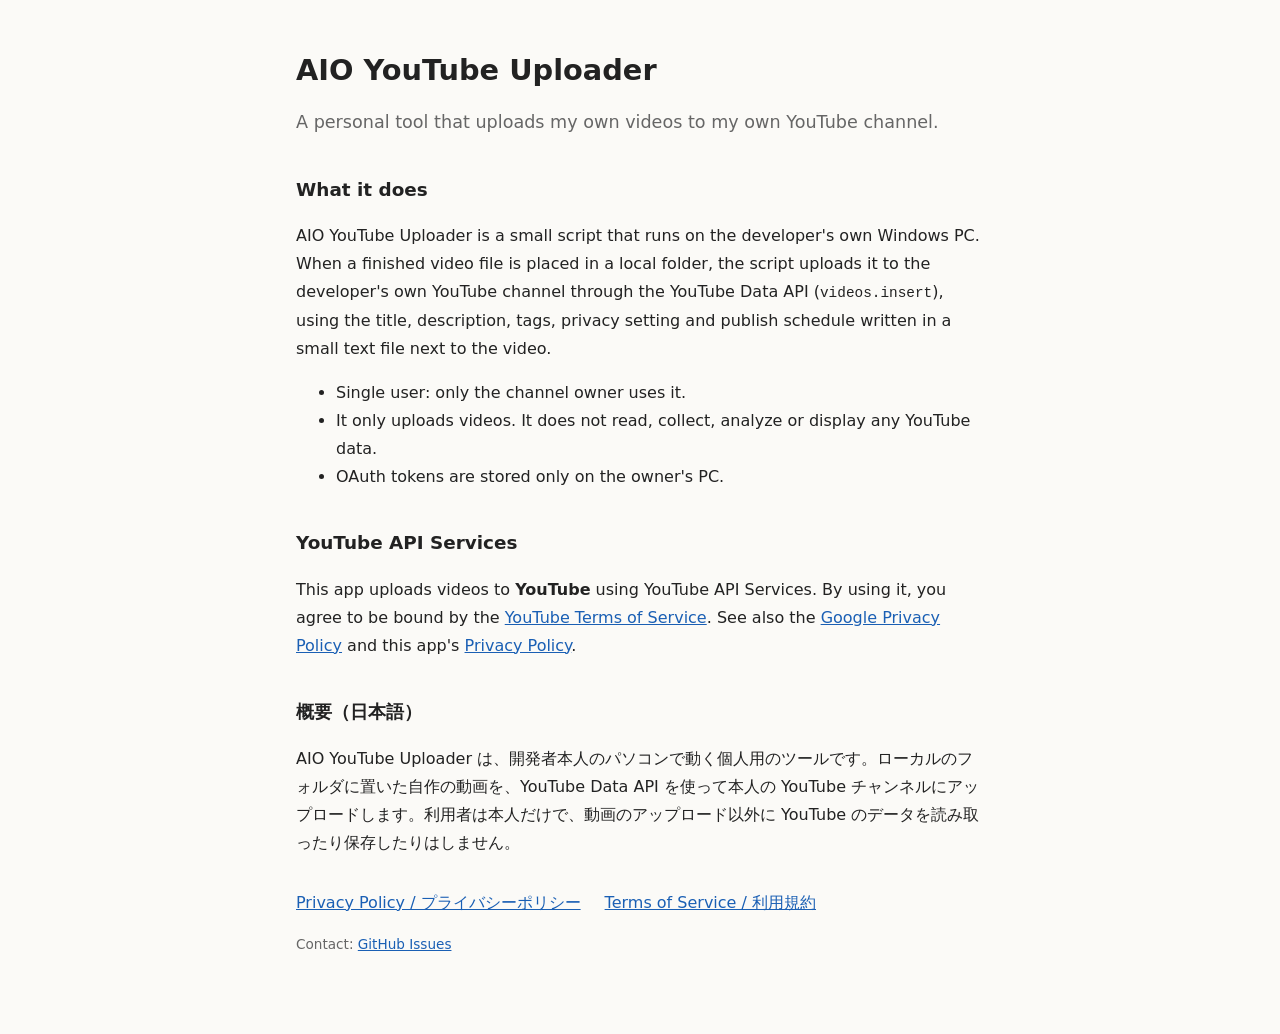
<file: index.html>
<!doctype html>
<html lang="en">
<head>
<meta charset="utf-8">
<meta name="viewport" content="width=device-width, initial-scale=1">
<title>AIO YouTube Uploader</title>
<link rel="stylesheet" href="style.css">
</head>
<body>
<main>
  <h1>AIO YouTube Uploader</h1>
  <p class="lead">A personal tool that uploads my own videos to my own YouTube channel.</p>

  <h2>What it does</h2>
  <p>AIO YouTube Uploader is a small script that runs on the developer's own Windows PC. When a finished video file is placed in a local folder, the script uploads it to the developer's own YouTube channel through the YouTube Data API (<code>videos.insert</code>), using the title, description, tags, privacy setting and publish schedule written in a small text file next to the video.</p>
  <ul>
    <li>Single user: only the channel owner uses it.</li>
    <li>It only uploads videos. It does not read, collect, analyze or display any YouTube data.</li>
    <li>OAuth tokens are stored only on the owner's PC.</li>
  </ul>

  <h2>YouTube API Services</h2>
  <p>This app uploads videos to <strong>YouTube</strong> using YouTube API Services. By using it, you agree to be bound by the <a href="https://www.youtube.com/t/terms">YouTube Terms of Service</a>. See also the <a href="https://policies.google.com/privacy">Google Privacy Policy</a> and this app's <a href="privacy.html">Privacy Policy</a>.</p>

  <h2>概要（日本語）</h2>
  <p>AIO YouTube Uploader は、開発者本人のパソコンで動く個人用のツールです。ローカルのフォルダに置いた自作の動画を、YouTube Data API を使って本人の YouTube チャンネルにアップロードします。利用者は本人だけで、動画のアップロード以外に YouTube のデータを読み取ったり保存したりはしません。</p>

  <p class="links">
    <a href="privacy.html">Privacy Policy / プライバシーポリシー</a>
    <a href="terms.html">Terms of Service / 利用規約</a>
  </p>
  <p class="small">Contact: <a href="https://github.com/aioia00/aioia00.github.io/issues">GitHub Issues</a></p>
</main>
</body>
</html>
</file>
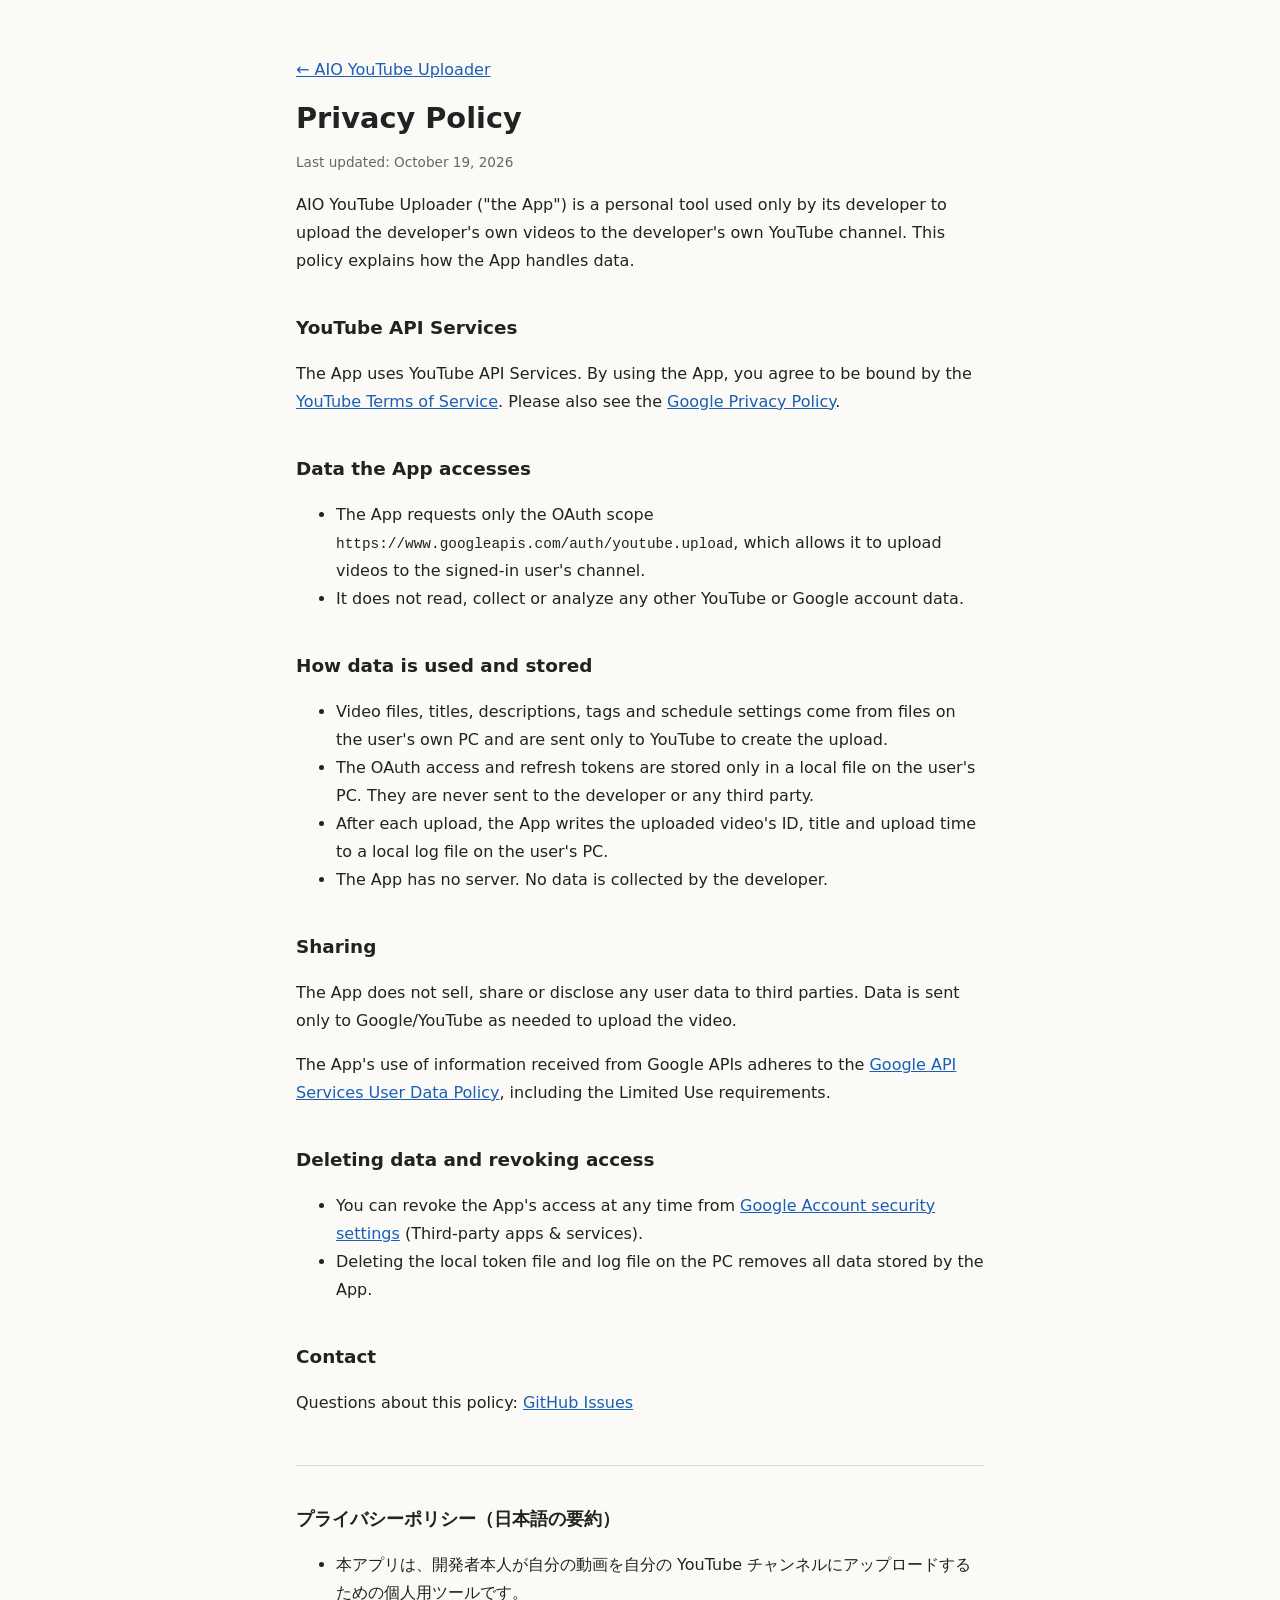
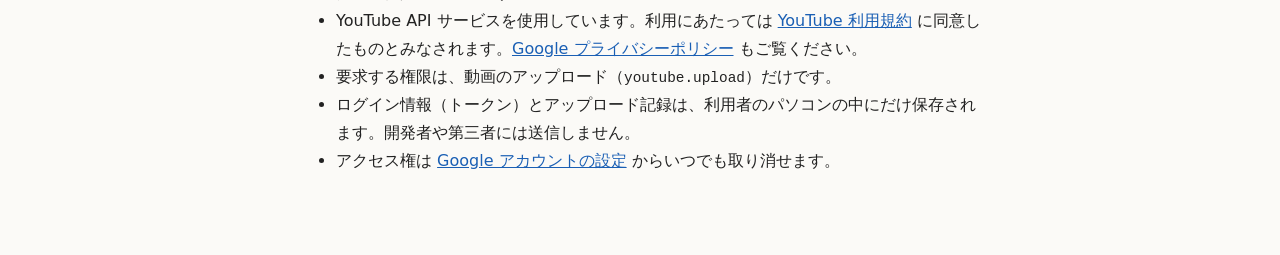
<file: privacy.html>
<!doctype html>
<html lang="en">
<head>
<meta charset="utf-8">
<meta name="viewport" content="width=device-width, initial-scale=1">
<title>Privacy Policy</title>
<link rel="stylesheet" href="style.css">
</head>
<body>
<main>
  <p><a href="index.html">← AIO YouTube Uploader</a></p>
  <h1>Privacy Policy</h1>
  <p class="small">Last updated: October 19, 2026</p>

  <p>AIO YouTube Uploader ("the App") is a personal tool used only by its developer to upload the developer's own videos to the developer's own YouTube channel. This policy explains how the App handles data.</p>

  <h2>YouTube API Services</h2>
  <p>The App uses YouTube API Services. By using the App, you agree to be bound by the <a href="https://www.youtube.com/t/terms">YouTube Terms of Service</a>. Please also see the <a href="https://policies.google.com/privacy">Google Privacy Policy</a>.</p>

  <h2>Data the App accesses</h2>
  <ul>
    <li>The App requests only the OAuth scope <code>https://www.googleapis.com/auth/youtube.upload</code>, which allows it to upload videos to the signed-in user's channel.</li>
    <li>It does not read, collect or analyze any other YouTube or Google account data.</li>
  </ul>

  <h2>How data is used and stored</h2>
  <ul>
    <li>Video files, titles, descriptions, tags and schedule settings come from files on the user's own PC and are sent only to YouTube to create the upload.</li>
    <li>The OAuth access and refresh tokens are stored only in a local file on the user's PC. They are never sent to the developer or any third party.</li>
    <li>After each upload, the App writes the uploaded video's ID, title and upload time to a local log file on the user's PC.</li>
    <li>The App has no server. No data is collected by the developer.</li>
  </ul>

  <h2>Sharing</h2>
  <p>The App does not sell, share or disclose any user data to third parties. Data is sent only to Google/YouTube as needed to upload the video.</p>
  <p>The App's use of information received from Google APIs adheres to the <a href="https://developers.google.com/terms/api-services-user-data-policy">Google API Services User Data Policy</a>, including the Limited Use requirements.</p>

  <h2>Deleting data and revoking access</h2>
  <ul>
    <li>You can revoke the App's access at any time from <a href="https://myaccount.google.com/permissions">Google Account security settings</a> (Third-party apps &amp; services).</li>
    <li>Deleting the local token file and log file on the PC removes all data stored by the App.</li>
  </ul>

  <h2>Contact</h2>
  <p>Questions about this policy: <a href="https://github.com/aioia00/aioia00.github.io/issues">GitHub Issues</a></p>

  <hr>
  <h2>プライバシーポリシー（日本語の要約）</h2>
  <ul>
    <li>本アプリは、開発者本人が自分の動画を自分の YouTube チャンネルにアップロードするための個人用ツールです。</li>
    <li>YouTube API サービスを使用しています。利用にあたっては <a href="https://www.youtube.com/t/terms">YouTube 利用規約</a> に同意したものとみなされます。<a href="https://policies.google.com/privacy">Google プライバシーポリシー</a> もご覧ください。</li>
    <li>要求する権限は、動画のアップロード（<code>youtube.upload</code>）だけです。</li>
    <li>ログイン情報（トークン）とアップロード記録は、利用者のパソコンの中にだけ保存されます。開発者や第三者には送信しません。</li>
    <li>アクセス権は <a href="https://myaccount.google.com/permissions">Google アカウントの設定</a> からいつでも取り消せます。</li>
  </ul>
</main>
</body>
</html>
</file>
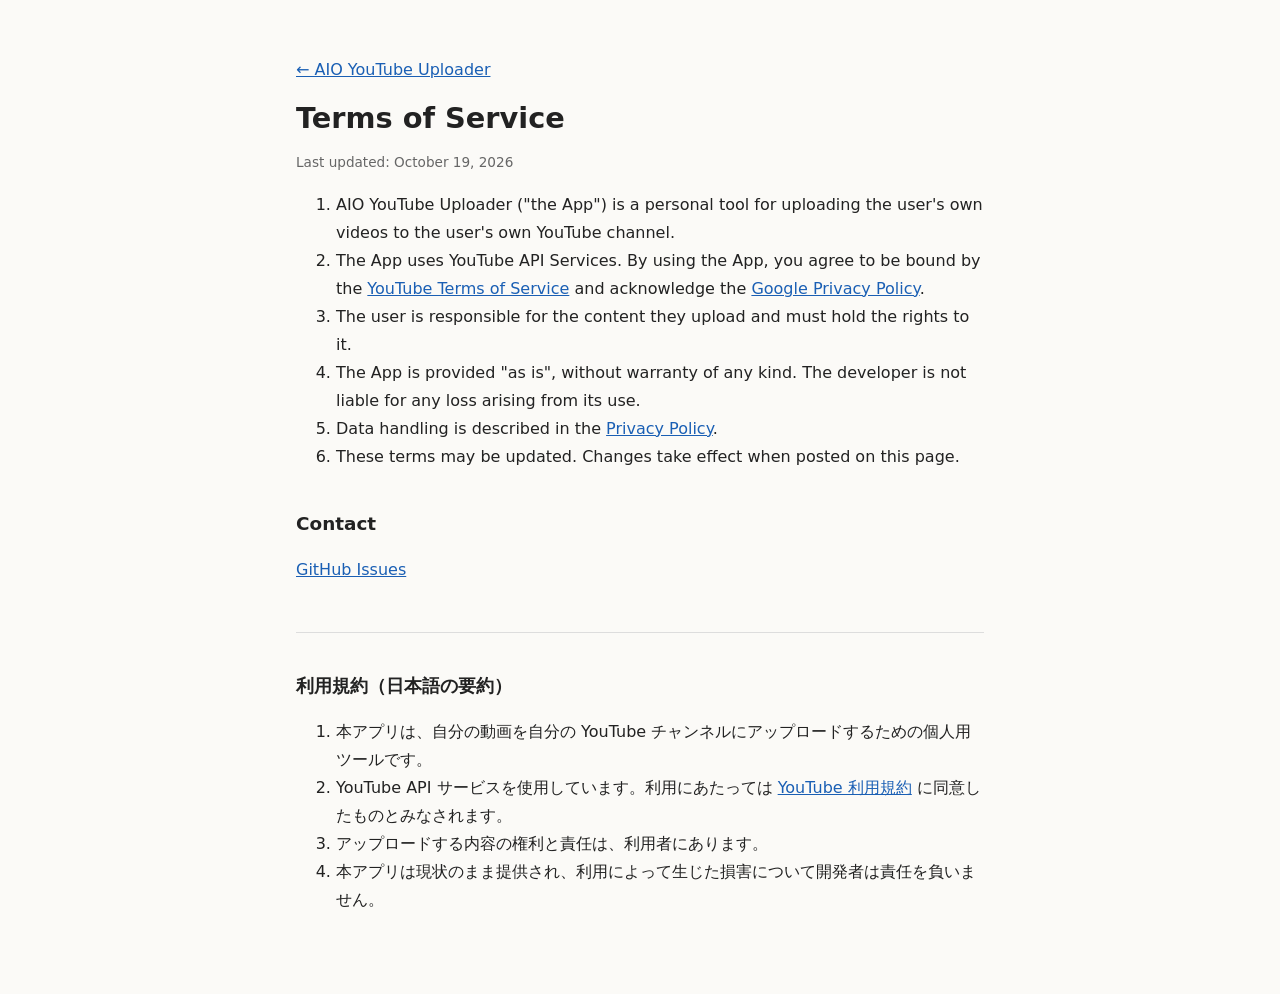
<file: terms.html>
<!doctype html>
<html lang="en">
<head>
<meta charset="utf-8">
<meta name="viewport" content="width=device-width, initial-scale=1">
<title>Terms of Service</title>
<link rel="stylesheet" href="style.css">
</head>
<body>
<main>
  <p><a href="index.html">← AIO YouTube Uploader</a></p>
  <h1>Terms of Service</h1>
  <p class="small">Last updated: October 19, 2026</p>

  <ol>
    <li>AIO YouTube Uploader ("the App") is a personal tool for uploading the user's own videos to the user's own YouTube channel.</li>
    <li>The App uses YouTube API Services. By using the App, you agree to be bound by the <a href="https://www.youtube.com/t/terms">YouTube Terms of Service</a> and acknowledge the <a href="https://policies.google.com/privacy">Google Privacy Policy</a>.</li>
    <li>The user is responsible for the content they upload and must hold the rights to it.</li>
    <li>The App is provided "as is", without warranty of any kind. The developer is not liable for any loss arising from its use.</li>
    <li>Data handling is described in the <a href="privacy.html">Privacy Policy</a>.</li>
    <li>These terms may be updated. Changes take effect when posted on this page.</li>
  </ol>

  <h2>Contact</h2>
  <p><a href="https://github.com/aioia00/aioia00.github.io/issues">GitHub Issues</a></p>

  <hr>
  <h2>利用規約（日本語の要約）</h2>
  <ol>
    <li>本アプリは、自分の動画を自分の YouTube チャンネルにアップロードするための個人用ツールです。</li>
    <li>YouTube API サービスを使用しています。利用にあたっては <a href="https://www.youtube.com/t/terms">YouTube 利用規約</a> に同意したものとみなされます。</li>
    <li>アップロードする内容の権利と責任は、利用者にあります。</li>
    <li>本アプリは現状のまま提供され、利用によって生じた損害について開発者は責任を負いません。</li>
  </ol>
</main>
</body>
</html>
</file>
<file: style.css>
:root { --bg: #fbfaf7; --fg: #222; --muted: #666; --link: #1a5fb4; --line: #ddd; }
@media (prefers-color-scheme: dark) {
  :root { --bg: #17181a; --fg: #e8e6e3; --muted: #9a9a9a; --link: #8ab4f8; --line: #333; }
}
* { box-sizing: border-box; }
body { margin: 0; background: var(--bg); color: var(--fg);
  font: 16px/1.75 system-ui, -apple-system, "Segoe UI", "Hiragino Sans", "Yu Gothic UI", sans-serif; }
main { max-width: 720px; margin: 0 auto; padding: 40px 16px 64px; }
h1 { font-size: 1.8rem; line-height: 1.3; margin: 0.4em 0; }
h2 { font-size: 1.15rem; margin-top: 2em; }
a { color: var(--link); }
code { font-size: 0.9em; overflow-wrap: anywhere; }
hr { border: 0; border-top: 1px solid var(--line); margin: 3em 0 1em; }
.lead { font-size: 1.1rem; color: var(--muted); }
.small { font-size: 0.85rem; color: var(--muted); }
.links { display: flex; flex-wrap: wrap; gap: 8px 24px; margin-top: 2em; }
</file>
